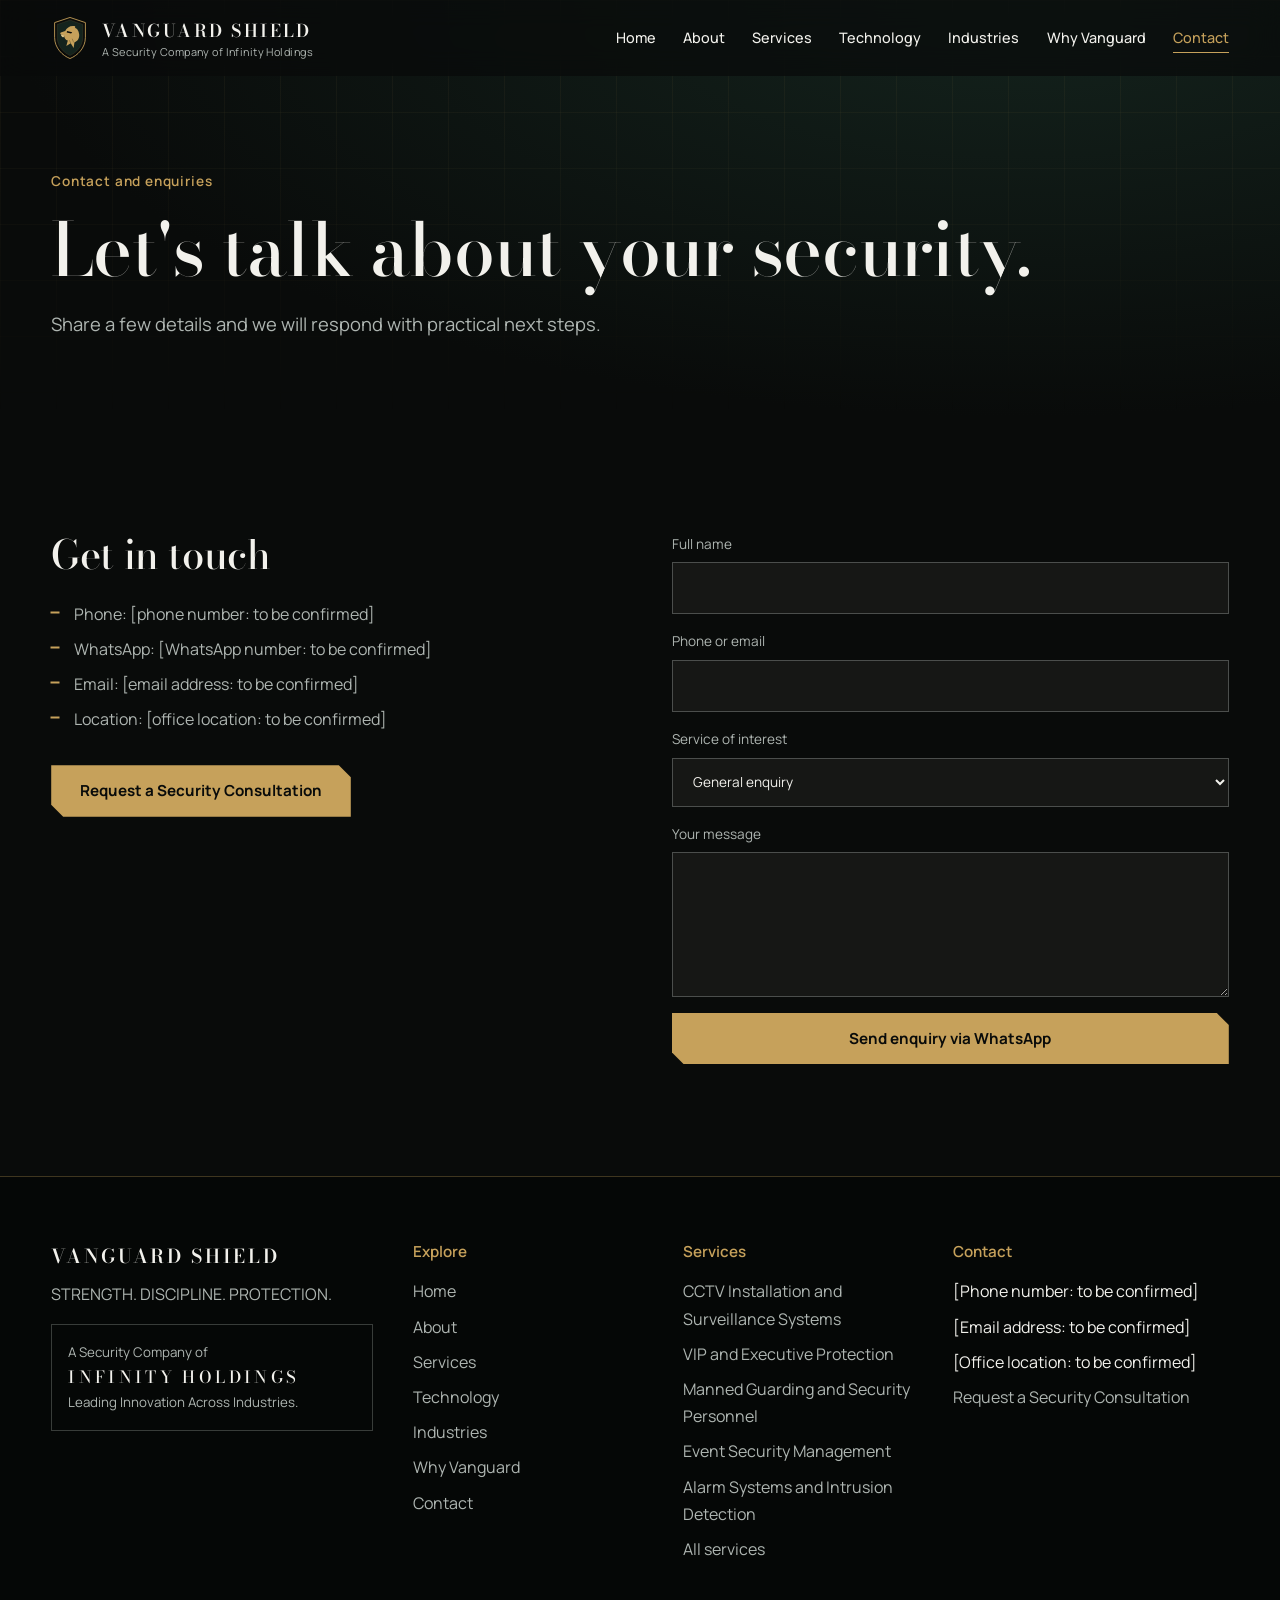
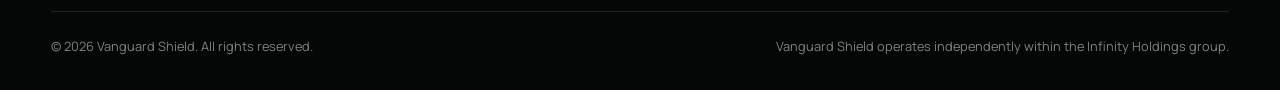
<file: contact.html>
<!DOCTYPE html>
<html lang="en"><head><meta charset="utf-8"><meta name="viewport" content="width=device-width,initial-scale=1">
<title>Contact | Vanguard Shield</title><meta name="description" content="Contact Vanguard Shield for a security consultation or service enquiry."><meta name="theme-color" content="#090B0A">
<link rel="preconnect" href="https://fonts.googleapis.com"><link rel="preconnect" href="https://fonts.gstatic.com" crossorigin>
<link href="https://fonts.googleapis.com/css2?family=Bodoni+Moda:ital,wght@0,500;0,600;1,500&family=Manrope:wght@400;500;600;700&display=swap" rel="stylesheet">
<link rel="icon" href="data:image/svg+xml,%3Csvg xmlns='http://www.w3.org/2000/svg' viewBox='0 0 100 120'%3E%3Cpath d='M50 4 92 18v40c0 30-22 50-42 58C30 108 8 88 8 58V18z' fill='%23C6A15B'/%3E%3C/svg%3E">
<link rel="stylesheet" href="styles.css"></head>
<body><div class="curtain" aria-hidden="true"><i></i><i></i></div>
<header><div class="wrap"><a class="brand" href="index.html" aria-label="Vanguard Shield home"><svg viewBox="0 0 100 120" role="img" aria-label="Vanguard Shield eagle emblem"><path  d="M50 4 92 18v40c0 30-22 50-42 58C30 108 8 88 8 58V18z" fill="none" stroke="#C6A15B" stroke-width="2.4"/><path  d="M50 11 85 23v35c0 25-18 42-35 50C33 100 15 83 15 58V23z" fill="#14231D" stroke="#C6A15B" stroke-opacity=".35"/><g ><path d="M64 28C52 25 41 31 37 41L25 45c-2 1-2 4 0 5l9 3c0 7 4 12 10 14l-4 15 12-8 8 13 2-15c10-3 14-12 13-22-1-8-5-16-11-17z" fill="#C6A15B"/><path d="M25 50c1 8 8 11 10 3z" fill="#E1C689"/><path d="M42 41l14 3-3 4-12-3z" fill="#090B0A"/><path d="M48 66l4 8M56 62l4 10" stroke="#090B0A" stroke-width="1.4" opacity=".5"/></g></svg><span><b>VANGUARD SHIELD</b><small>A Security Company of Infinity Holdings</small></span></a>
<button class="tg" aria-label="Open menu" aria-expanded="false"><span></span></button><nav aria-label="Main"><ul><li><a href="index.html">Home</a></li><li><a href="about.html">About</a></li><li class="dd"><a href="services.html">Services</a><ul><li><a href="services.html#cctv">CCTV Installation and Surveillance Systems</a></li><li><a href="services.html#vip">VIP and Executive Protection</a></li><li><a href="services.html#guarding">Manned Guarding and Security Personnel</a></li><li><a href="services.html#events">Event Security Management</a></li><li><a href="services.html#alarms">Alarm Systems and Intrusion Detection</a></li><li><a href="services.html#access">Access Control Systems</a></li><li><a href="services.html#risk">Security Risk Assessment and Consulting</a></li><li><a href="services.html#corporate">Corporate and Commercial Security</a></li></ul></li><li><a href="technology.html">Technology</a></li><li><a href="industries.html">Industries</a></li><li><a href="why-vanguard.html">Why Vanguard</a></li><li><a href="contact.html" class="on" aria-current="page">Contact</a></li></ul></nav></div></header>
<main><section class="ph"><div class="grid-bg"></div><div class="wrap"><p class="kicker">Contact and enquiries</p><h1 style="font-size:clamp(2.4rem,6vw,4.6rem)">Let's talk about your security.</h1><p class="lead">Share a few details and we will respond with practical next steps.</p></div></section><section><div class="wrap split" style="align-items:start"><div class="rv"><h2 style="font-size:clamp(1.7rem,3.2vw,2.5rem)">Get in touch</h2><ul class="list" style="margin-top:1.5rem"><li>Phone: [phone number: to be confirmed]</li><li>WhatsApp: [WhatsApp number: to be confirmed]</li><li>Email: [email address: to be confirmed]</li><li>Location: [office location: to be confirmed]</li></ul><div class="btns"><a class="btn" id="wa" href="#">Request a Security Consultation</a></div><p id="st" role="status" style="margin-top:1rem"></p></div>
<form id="enq" class="rv" novalidate onsubmit="return false"><label>Full name<input name="name" required autocomplete="name"></label><label>Phone or email<input name="contact" required autocomplete="email"></label><label>Service of interest<select id="service" name="service"><option>General enquiry</option><option data-id="cctv" value="CCTV Installation and Surveillance Systems">CCTV Installation and Surveillance Systems</option><option data-id="vip" value="VIP and Executive Protection">VIP and Executive Protection</option><option data-id="guarding" value="Manned Guarding and Security Personnel">Manned Guarding and Security Personnel</option><option data-id="events" value="Event Security Management">Event Security Management</option><option data-id="alarms" value="Alarm Systems and Intrusion Detection">Alarm Systems and Intrusion Detection</option><option data-id="access" value="Access Control Systems">Access Control Systems</option><option data-id="risk" value="Security Risk Assessment and Consulting">Security Risk Assessment and Consulting</option><option data-id="corporate" value="Corporate and Commercial Security">Corporate and Commercial Security</option></select></label><label>Your message<textarea name="message" rows="5" required></textarea></label><button class="btn" type="submit">Send enquiry via WhatsApp</button></form></div></section></main>
<footer><div class="wrap"><div class="g"><div><b style="font:600 1.2rem var(--h);letter-spacing:.14em">VANGUARD SHIELD</b><p style="margin-top:.6rem">STRENGTH. DISCIPLINE. PROTECTION.</p><div class="par"><small>A Security Company of</small><b>INFINITY HOLDINGS</b><small>Leading Innovation Across Industries.</small></div></div>
<div><h4>Explore</h4><ul><li><a href="index.html">Home</a></li><li><a href="about.html">About</a></li><li><a href="services.html">Services</a></li><li><a href="technology.html">Technology</a></li><li><a href="industries.html">Industries</a></li><li><a href="why-vanguard.html">Why Vanguard</a></li><li><a href="contact.html">Contact</a></li></ul></div><div><h4>Services</h4><ul><li><a href="services.html#cctv">CCTV Installation and Surveillance Systems</a></li><li><a href="services.html#vip">VIP and Executive Protection</a></li><li><a href="services.html#guarding">Manned Guarding and Security Personnel</a></li><li><a href="services.html#events">Event Security Management</a></li><li><a href="services.html#alarms">Alarm Systems and Intrusion Detection</a></li><li><a href="services.html">All services</a></li></ul></div>
<div><h4>Contact</h4><ul><li>[Phone number: to be confirmed]</li><li>[Email address: to be confirmed]</li><li>[Office location: to be confirmed]</li><li><a href="contact.html">Request a Security Consultation</a></li></ul></div></div>
<div class="legal"><span>&copy; <span class="yr">2026</span> Vanguard Shield. All rights reserved.</span><span>Vanguard Shield operates independently within the Infinity Holdings group.</span></div></div></footer>
<script src="script.js"></script></body></html>
</file>
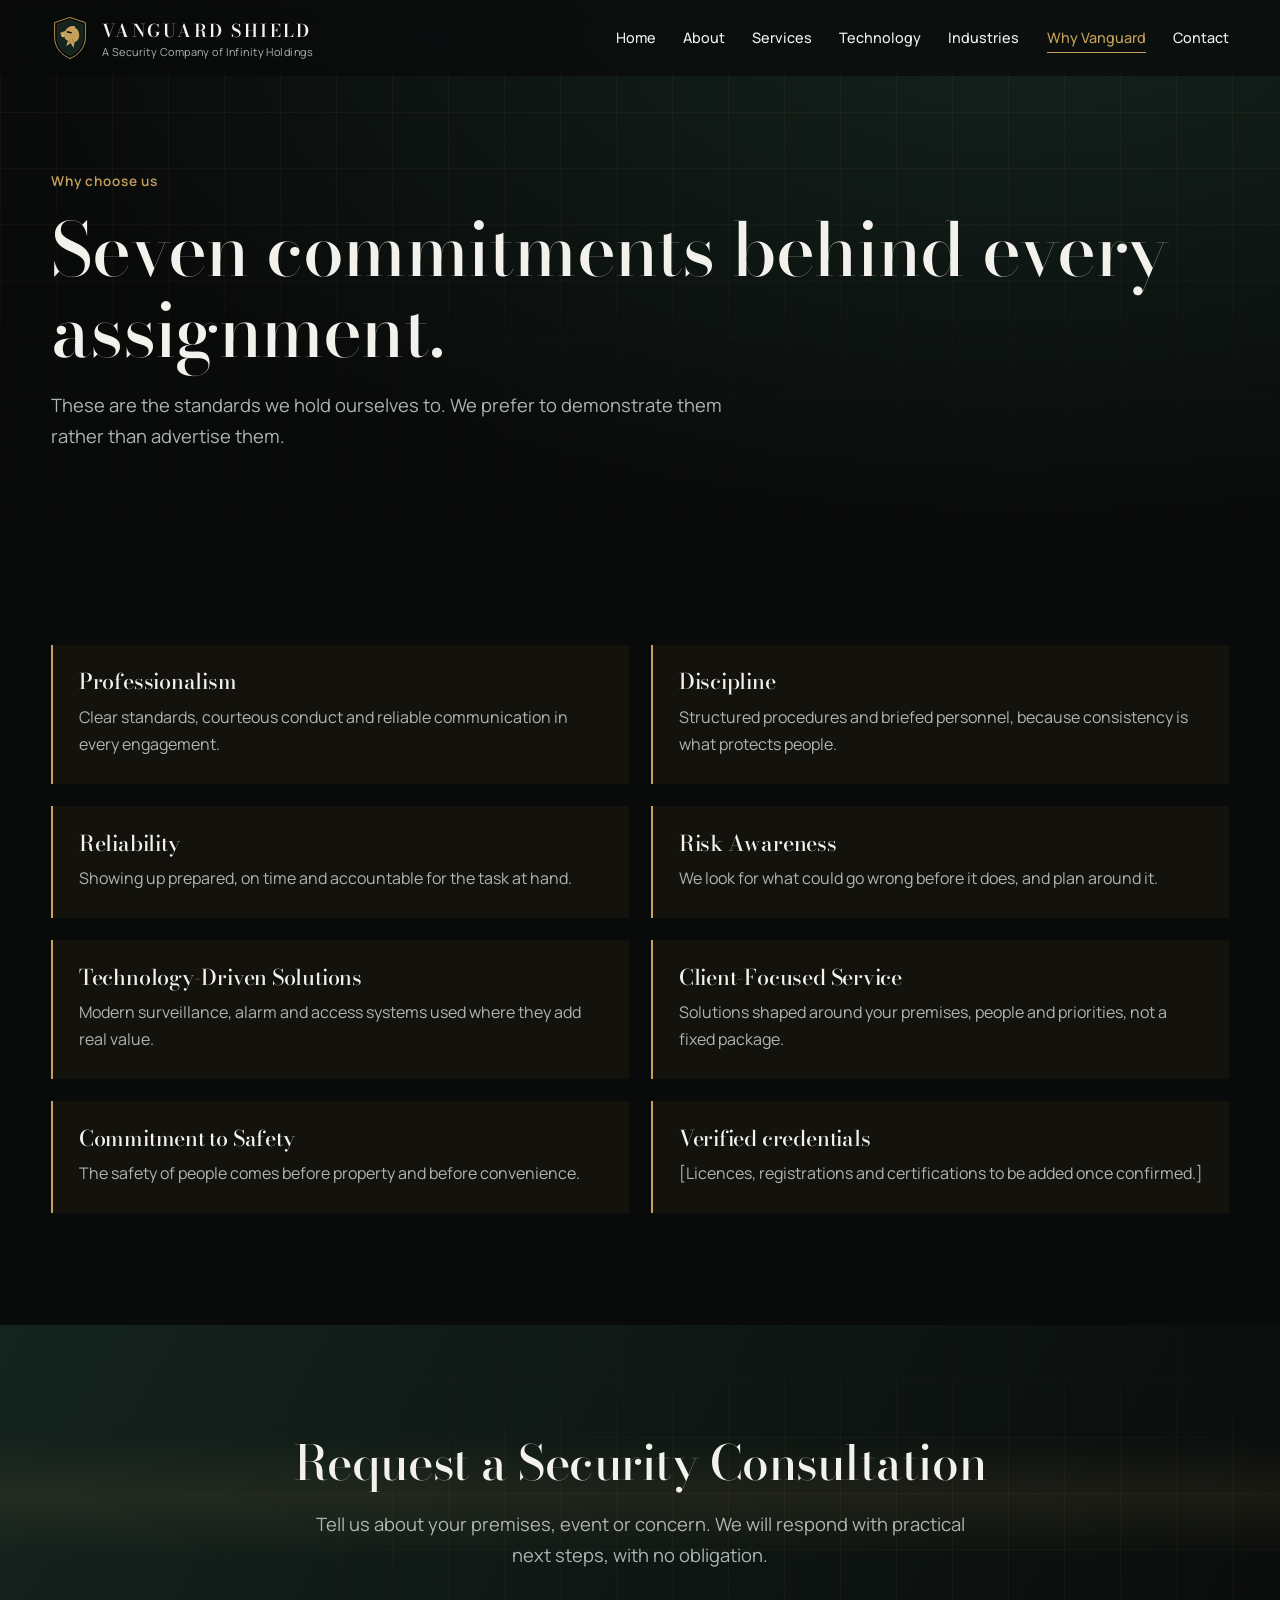
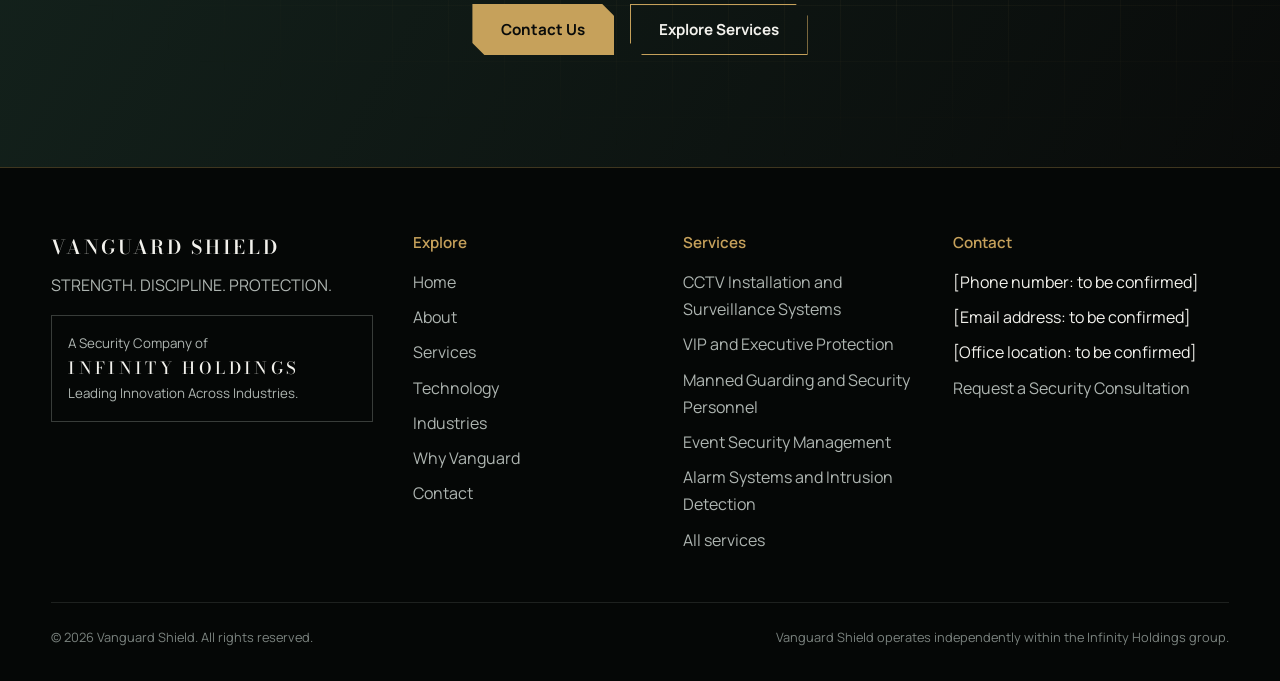
<file: why-vanguard.html>
<!DOCTYPE html>
<html lang="en"><head><meta charset="utf-8"><meta name="viewport" content="width=device-width,initial-scale=1">
<title>Why Choose Vanguard | Vanguard Shield</title><meta name="description" content="Professionalism, discipline, reliability and risk awareness: the commitments behind Vanguard Shield."><meta name="theme-color" content="#090B0A">
<link rel="preconnect" href="https://fonts.googleapis.com"><link rel="preconnect" href="https://fonts.gstatic.com" crossorigin>
<link href="https://fonts.googleapis.com/css2?family=Bodoni+Moda:ital,wght@0,500;0,600;1,500&family=Manrope:wght@400;500;600;700&display=swap" rel="stylesheet">
<link rel="icon" href="data:image/svg+xml,%3Csvg xmlns='http://www.w3.org/2000/svg' viewBox='0 0 100 120'%3E%3Cpath d='M50 4 92 18v40c0 30-22 50-42 58C30 108 8 88 8 58V18z' fill='%23C6A15B'/%3E%3C/svg%3E">
<link rel="stylesheet" href="styles.css"></head>
<body><div class="curtain" aria-hidden="true"><i></i><i></i></div>
<header><div class="wrap"><a class="brand" href="index.html" aria-label="Vanguard Shield home"><svg viewBox="0 0 100 120" role="img" aria-label="Vanguard Shield eagle emblem"><path  d="M50 4 92 18v40c0 30-22 50-42 58C30 108 8 88 8 58V18z" fill="none" stroke="#C6A15B" stroke-width="2.4"/><path  d="M50 11 85 23v35c0 25-18 42-35 50C33 100 15 83 15 58V23z" fill="#14231D" stroke="#C6A15B" stroke-opacity=".35"/><g ><path d="M64 28C52 25 41 31 37 41L25 45c-2 1-2 4 0 5l9 3c0 7 4 12 10 14l-4 15 12-8 8 13 2-15c10-3 14-12 13-22-1-8-5-16-11-17z" fill="#C6A15B"/><path d="M25 50c1 8 8 11 10 3z" fill="#E1C689"/><path d="M42 41l14 3-3 4-12-3z" fill="#090B0A"/><path d="M48 66l4 8M56 62l4 10" stroke="#090B0A" stroke-width="1.4" opacity=".5"/></g></svg><span><b>VANGUARD SHIELD</b><small>A Security Company of Infinity Holdings</small></span></a>
<button class="tg" aria-label="Open menu" aria-expanded="false"><span></span></button><nav aria-label="Main"><ul><li><a href="index.html">Home</a></li><li><a href="about.html">About</a></li><li class="dd"><a href="services.html">Services</a><ul><li><a href="services.html#cctv">CCTV Installation and Surveillance Systems</a></li><li><a href="services.html#vip">VIP and Executive Protection</a></li><li><a href="services.html#guarding">Manned Guarding and Security Personnel</a></li><li><a href="services.html#events">Event Security Management</a></li><li><a href="services.html#alarms">Alarm Systems and Intrusion Detection</a></li><li><a href="services.html#access">Access Control Systems</a></li><li><a href="services.html#risk">Security Risk Assessment and Consulting</a></li><li><a href="services.html#corporate">Corporate and Commercial Security</a></li></ul></li><li><a href="technology.html">Technology</a></li><li><a href="industries.html">Industries</a></li><li><a href="why-vanguard.html" class="on" aria-current="page">Why Vanguard</a></li><li><a href="contact.html">Contact</a></li></ul></nav></div></header>
<main><section class="ph"><div class="grid-bg"></div><div class="wrap"><p class="kicker">Why choose us</p><h1 style="font-size:clamp(2.4rem,6vw,4.6rem)">Seven commitments behind every assignment.</h1><p class="lead">These are the standards we hold ourselves to. We prefer to demonstrate them rather than advertise them.</p></div></section><section><div class="wrap"><div class="g g2"><div class="plain rv"><h3>Professionalism</h3><p>Clear standards, courteous conduct and reliable communication in every engagement.</p></div><div class="plain rv"><h3>Discipline</h3><p>Structured procedures and briefed personnel, because consistency is what protects people.</p></div><div class="plain rv"><h3>Reliability</h3><p>Showing up prepared, on time and accountable for the task at hand.</p></div><div class="plain rv"><h3>Risk Awareness</h3><p>We look for what could go wrong before it does, and plan around it.</p></div><div class="plain rv"><h3>Technology-Driven Solutions</h3><p>Modern surveillance, alarm and access systems used where they add real value.</p></div><div class="plain rv"><h3>Client-Focused Service</h3><p>Solutions shaped around your premises, people and priorities, not a fixed package.</p></div><div class="plain rv"><h3>Commitment to Safety</h3><p>The safety of people comes before property and before convenience.</p></div><div class="plain rv"><h3>Verified credentials</h3><p>[Licences, registrations and certifications to be added once confirmed.]</p></div></div></div></section><section class="cta"><div class="grid-bg"></div><div class="scanl"></div><div class="wrap rv"><h2>Request a Security Consultation</h2><p class="lead">Tell us about your premises, event or concern. We will respond with practical next steps, with no obligation.</p><div class="btns" style="justify-content:center"><a class="btn" href="contact.html">Contact Us</a><a class="btn ghost" href="services.html">Explore Services</a></div></div></section></main>
<footer><div class="wrap"><div class="g"><div><b style="font:600 1.2rem var(--h);letter-spacing:.14em">VANGUARD SHIELD</b><p style="margin-top:.6rem">STRENGTH. DISCIPLINE. PROTECTION.</p><div class="par"><small>A Security Company of</small><b>INFINITY HOLDINGS</b><small>Leading Innovation Across Industries.</small></div></div>
<div><h4>Explore</h4><ul><li><a href="index.html">Home</a></li><li><a href="about.html">About</a></li><li><a href="services.html">Services</a></li><li><a href="technology.html">Technology</a></li><li><a href="industries.html">Industries</a></li><li><a href="why-vanguard.html">Why Vanguard</a></li><li><a href="contact.html">Contact</a></li></ul></div><div><h4>Services</h4><ul><li><a href="services.html#cctv">CCTV Installation and Surveillance Systems</a></li><li><a href="services.html#vip">VIP and Executive Protection</a></li><li><a href="services.html#guarding">Manned Guarding and Security Personnel</a></li><li><a href="services.html#events">Event Security Management</a></li><li><a href="services.html#alarms">Alarm Systems and Intrusion Detection</a></li><li><a href="services.html">All services</a></li></ul></div>
<div><h4>Contact</h4><ul><li>[Phone number: to be confirmed]</li><li>[Email address: to be confirmed]</li><li>[Office location: to be confirmed]</li><li><a href="contact.html">Request a Security Consultation</a></li></ul></div></div>
<div class="legal"><span>&copy; <span class="yr">2026</span> Vanguard Shield. All rights reserved.</span><span>Vanguard Shield operates independently within the Infinity Holdings group.</span></div></div></footer>
<script src="script.js"></script></body></html>
</file>
<file: styles.css>
:root{--b:#090B0A;--g:#14231D;--gold:#C6A15B;--s:#AEB5B1;--w:#F2F1EC;--ease:cubic-bezier(.2,.7,.2,1);--h:'Bodoni Moda',Georgia,serif;--f:'Manrope',system-ui,-apple-system,'Segoe UI',sans-serif;--cut:polygon(0 0,calc(100% - 16px) 0,100% 16px,100% 100%,16px 100%,0 calc(100% - 16px))}
*{box-sizing:border-box;margin:0}
html{scroll-behavior:smooth;scroll-padding-top:90px}
body{background:var(--b);color:var(--w);font:400 1rem/1.7 var(--f);overflow-x:hidden}
img,svg{max-width:100%;display:block}a{color:inherit;text-decoration:none}
:focus-visible{outline:2px solid var(--gold);outline-offset:3px}
h1,h2,h3{font-family:var(--h);font-weight:500;line-height:1.1;letter-spacing:-.01em}
h1{font-size:clamp(2.6rem,7vw,5.4rem)}h2{font-size:clamp(1.9rem,4vw,3rem)}h3{font-size:1.35rem}
p{color:var(--s);max-width:62ch}
.wrap{width:min(1180px,92%);margin-inline:auto}
section{padding:clamp(4rem,9vw,7rem) 0;position:relative}
.alt{background:var(--g)}.light{background:var(--w);color:var(--b)}.light p{color:#3a4440}
.kicker{color:var(--gold);font-size:.85rem;letter-spacing:.06em;margin-bottom:1rem;font-weight:600}
.lead{font-size:1.15rem;margin-top:1.2rem}.head{margin-bottom:3rem}.head p{margin-top:1rem}
.btn{display:inline-block;padding:.95rem 1.8rem;background:var(--gold);color:var(--b);font-weight:700;border:0;cursor:pointer;font:700 .95rem var(--f);clip-path:polygon(0 0,calc(100% - 12px) 0,100% 12px,100% 100%,12px 100%,0 calc(100% - 12px));transition:transform .3s var(--ease),background .3s}
.btn:hover{background:var(--w);transform:translateY(-2px)}
.btn.ghost{background:none;color:var(--w);box-shadow:inset 0 0 0 1px var(--gold)}.btn.ghost:hover{background:var(--gold);color:var(--b)}
.btns{display:flex;flex-wrap:wrap;gap:1rem;margin-top:2rem}
/* header */
header{position:fixed;inset:0 0 auto;z-index:50;height:76px;background:rgba(9,11,10,.72);backdrop-filter:blur(14px);border-bottom:1px solid transparent;transition:border-color .3s,background .3s}
header.sc{border-color:rgba(198,161,91,.3);background:rgba(9,11,10,.92)}
header .wrap{display:flex;align-items:center;justify-content:space-between;height:100%}
.brand{display:flex;align-items:center;gap:.8rem}.brand svg{width:38px;height:44px}
.brand b{font:600 1.1rem var(--h);letter-spacing:.14em}.brand small{display:block;color:var(--s);font-size:.68rem;letter-spacing:.04em;line-height:1.2}
nav ul{display:flex;gap:1.7rem;list-style:none;padding:0;align-items:center}
nav a{font-size:.9rem;font-weight:500;padding:.4rem 0;position:relative;color:var(--w)}
nav a::after{content:"";position:absolute;left:0;bottom:0;height:1px;width:100%;background:var(--gold);transform:scaleX(0);transform-origin:left;transition:transform .35s var(--ease)}
nav a:hover::after,nav a.on::after{transform:scaleX(1)}nav a.on{color:var(--gold)}
.dd{position:relative}.dd ul{position:absolute;top:100%;left:-1rem;min-width:300px;flex-direction:column;gap:0;background:var(--b);border:1px solid rgba(198,161,91,.3);padding:.6rem 0;opacity:0;visibility:hidden;transform:translateY(8px);transition:.3s var(--ease)}
.dd:hover ul,.dd:focus-within ul{opacity:1;visibility:visible;transform:none}
.dd ul li{width:100%}.dd ul a{display:block;padding:.5rem 1.2rem;font-size:.85rem}.dd ul a::after{display:none}.dd ul a:hover{color:var(--gold)}
.tg{display:none;background:none;border:1px solid rgba(198,161,91,.5);width:44px;height:44px;cursor:pointer;color:var(--w)}
.tg span,.tg span::before,.tg span::after{display:block;width:20px;height:2px;background:currentColor;margin:auto;position:relative;transition:.3s}
.tg span::before,.tg span::after{content:"";position:absolute;left:0}.tg span::before{top:-6px}.tg span::after{top:6px}
.tg[aria-expanded=true] span{background:none}.tg[aria-expanded=true] span::before{top:0;transform:rotate(45deg)}.tg[aria-expanded=true] span::after{top:0;transform:rotate(-45deg)}
/* hero */
.hero{min-height:100svh;display:flex;align-items:center;padding:120px 0 70px;overflow:hidden;background:radial-gradient(ellipse at 75% 40%,#14231D 0,#090B0A 65%)}
.hero .wrap{display:grid;grid-template-columns:1.15fr .85fr;gap:2rem;align-items:center;position:relative;z-index:2}
.hero h1 em{font-style:italic;color:var(--gold)}
.grid-bg{position:absolute;inset:0;background:linear-gradient(rgba(198,161,91,.07) 1px,transparent 1px) 0 0/56px 56px,linear-gradient(90deg,rgba(198,161,91,.07) 1px,transparent 1px) 0 0/56px 56px;-webkit-mask:radial-gradient(ellipse at 70% 45%,#000,transparent 70%);mask:radial-gradient(ellipse at 70% 45%,#000,transparent 70%);animation:drift 24s linear infinite}
@keyframes drift{to{background-position:56px 56px,56px 56px}}
.scanl{position:absolute;left:0;right:0;height:120px;background:linear-gradient(transparent,rgba(198,161,91,.09),transparent);animation:scan 7s linear infinite;pointer-events:none}
@keyframes scan{from{top:-120px}to{top:100%}}
.tracer{position:absolute;height:1px;width:34vw;background:linear-gradient(90deg,transparent,var(--gold),transparent);opacity:0;animation:tr 6s ease-in infinite}
.tracer:nth-child(4){top:28%;left:-40vw}.tracer:nth-child(5){top:63%;left:-40vw;animation-delay:2.2s;animation-duration:7.5s}.tracer:nth-child(6){top:82%;left:-40vw;animation-delay:4s}
@keyframes tr{0%{transform:translateX(0);opacity:0}10%{opacity:.8}60%,100%{transform:translateX(190vw);opacity:0}}
.emb{position:relative;display:grid;place-items:center;aspect-ratio:1}
.radar{position:absolute;inset:2%;border-radius:50%;background:repeating-radial-gradient(circle,transparent 0 12.5%,rgba(198,161,91,.2) 12.5% calc(12.5% + 1px));border:1px solid rgba(198,161,91,.3)}
.radar::after{content:"";position:absolute;inset:0;border-radius:50%;background:conic-gradient(from 0deg,rgba(198,161,91,.32),transparent 22%);animation:spin 7s linear infinite}
@keyframes spin{to{transform:rotate(360deg)}}
.emb svg{width:56%;position:relative;filter:drop-shadow(0 0 40px rgba(198,161,91,.25))}
.emb .ol{stroke-dasharray:420;stroke-dashoffset:420;animation:draw 2.4s .5s var(--ease) forwards}.emb .fl{opacity:0;animation:fade 1.4s 1.6s forwards}
@keyframes draw{to{stroke-dashoffset:0}}@keyframes fade{to{opacity:1}}
/* inner page head */
.ph{padding:170px 0 80px;background:radial-gradient(ellipse at 80% 0,var(--g),var(--b) 70%);overflow:hidden}
.ph .grid-bg{-webkit-mask:linear-gradient(#000,transparent);mask:linear-gradient(#000,transparent)}.ph .wrap{position:relative;z-index:2}
/* grids + cards */
.g{display:grid;gap:1.4rem}.g2{grid-template-columns:repeat(2,1fr)}.g3{grid-template-columns:repeat(3,1fr)}.g4{grid-template-columns:repeat(4,1fr)}
.card{position:relative;background:linear-gradient(160deg,rgba(20,35,29,.9),rgba(9,11,10,.9));border:1px solid rgba(198,161,91,.22);clip-path:var(--cut);display:flex;flex-direction:column;transition:transform .45s var(--ease),border-color .3s}
.card::before{content:"";position:absolute;left:0;top:0;height:2px;width:100%;background:var(--gold);transform:scaleX(0);transform-origin:left;transition:transform .5s var(--ease);z-index:2}
.card:hover{transform:translateY(-6px);border-color:var(--gold)}.card:hover::before{transform:scaleX(1)}
.card .bd{padding:1.6rem;display:flex;flex-direction:column;gap:.7rem;flex:1}.card .bd a{color:var(--gold);font-weight:600;margin-top:auto;padding-top:.6rem}
.alt .card{background:rgba(9,11,10,.55)}
.plain{padding:1.6rem;border-left:2px solid var(--gold);background:rgba(198,161,91,.05)}.plain h3{margin-bottom:.6rem}
.light .plain{background:#e6e3d9}
.vis{position:relative;aspect-ratio:16/10;overflow:hidden;background-image:var(--img),linear-gradient(135deg,var(--g),#0d1512 60%,#2a2a1c);background-size:cover;background-position:center calc(50% + var(--py,0px)),center}
.vis::before{content:"";position:absolute;inset:0;background:repeating-linear-gradient(0deg,rgba(198,161,91,.06) 0 1px,transparent 1px 7px)}
.vis i{position:absolute;left:50%;top:50%;translate:-50% -50%;font:italic 500 .85rem var(--h);color:rgba(198,161,91,.55);letter-spacing:.06em;text-align:center;width:80%;z-index:0}
.vis.scan::after{content:"";position:absolute;top:0;bottom:0;width:30%;background:linear-gradient(90deg,transparent,rgba(198,161,91,.22),transparent);animation:sweep 5s ease-in-out infinite alternate}
@keyframes sweep{from{left:-30%}to{left:100%}}
.vis.tall{aspect-ratio:4/5}
.split{display:grid;grid-template-columns:1fr 1fr;gap:clamp(2rem,5vw,4.5rem);align-items:center}
.split.rev>:first-child{order:2}
.svc{padding:clamp(3rem,6vw,5rem) 0;border-top:1px solid rgba(198,161,91,.2)}
.svc ul,.list{list-style:none;padding:0;margin-top:1.2rem;display:grid;gap:.5rem}
.svc li,.list li{padding-left:1.4rem;position:relative;color:var(--s)}.svc li::before,.list li::before{content:"";position:absolute;left:0;top:.7em;width:8px;height:1px;background:var(--gold);box-shadow:0 0 0 .5px var(--gold)}
.chips{display:flex;flex-wrap:wrap;gap:.7rem;margin-top:1.5rem}.chips a{padding:.6rem 1.2rem;border:1px solid rgba(198,161,91,.4);transition:.3s}.chips a:hover{background:var(--gold);color:var(--b)}
.stat{text-align:left;border-top:2px solid var(--gold);padding-top:1rem}.stat b{display:block;font:500 clamp(2.8rem,6vw,4.4rem) var(--h);line-height:1}.stat span{color:#3a4440;font-weight:600}
.cta{background:linear-gradient(120deg,var(--g),var(--b));text-align:center;overflow:hidden}.cta .wrap{position:relative;z-index:2}.cta p,.cta h2{margin-inline:auto}
/* form */
form{display:grid;gap:1rem}label{font-size:.85rem;color:var(--s);display:grid;gap:.4rem}
input,select,textarea{font:inherit;background:rgba(242,241,236,.05);border:1px solid rgba(174,181,177,.35);color:var(--w);padding:.85rem 1rem;width:100%;border-radius:0}
select option{background:var(--b)}input:focus,select:focus,textarea:focus{border-color:var(--gold);outline:0}
#st{min-height:1.5rem;color:var(--gold);font-size:.9rem}
/* footer */
footer{background:#050706;border-top:1px solid rgba(198,161,91,.3);padding:4rem 0 2rem}
footer .g{grid-template-columns:1.4fr 1fr 1fr 1.2fr;gap:2.5rem}footer h4{font:600 .95rem var(--f);margin-bottom:1rem;color:var(--gold)}
footer ul{list-style:none;padding:0;display:grid;gap:.5rem}footer li a{color:var(--s)}footer li a:hover{color:var(--gold)}
.par{border:1px solid rgba(174,181,177,.3);padding:1rem;margin-top:1rem}.par b{font:500 1.05rem var(--h);letter-spacing:.2em;color:var(--w)}.par small{display:block;color:var(--s)}
.legal{margin-top:3rem;padding-top:1.5rem;border-top:1px solid rgba(174,181,177,.15);color:#7b837f;font-size:.8rem;display:flex;justify-content:space-between;flex-wrap:wrap;gap:1rem}
/* motion */
.rv{opacity:0;transform:translateY(28px);transition:opacity .9s var(--ease),transform .9s var(--ease)}.rv.in{opacity:1;transform:none}
.curtain{position:fixed;inset:0;z-index:100;pointer-events:none;display:flex}
.curtain i{flex:1;background:var(--g);border:0 solid var(--gold);animation:op 1s .1s var(--ease) both}
.curtain i:first-child{border-right-width:1px}.curtain i:last-child{background:#0d1512;border-left-width:1px;animation-name:op2}
@keyframes op{from{transform:none}to{transform:translateX(-101%)}}@keyframes op2{from{transform:none}to{transform:translateX(101%)}}
.curtain.cl i{animation:cl .45s var(--ease) both}.curtain.cl i:last-child{animation-name:cl2}
@keyframes cl{from{transform:translateX(-101%)}to{transform:none}}@keyframes cl2{from{transform:translateX(101%)}to{transform:none}}
@media(max-width:960px){
.g3,.g4,footer .g{grid-template-columns:1fr 1fr}.split,.hero .wrap{grid-template-columns:1fr}.split.rev>:first-child{order:0}
.emb{max-width:420px;margin:0 auto;order:-1}.hero{padding-top:110px}
.tg{display:block}nav{position:fixed;inset:76px 0 0 0;background:rgba(9,11,10,.98);padding:2rem 6%;transform:translateX(100%);transition:transform .45s var(--ease);overflow:auto}
nav.open{transform:none}nav ul{flex-direction:column;align-items:flex-start;gap:1.2rem}nav a{font-size:1.3rem;font-family:var(--h)}.dd ul{display:none}}
@media(max-width:620px){.g2,.g3,.g4,footer .g{grid-template-columns:1fr}.btn{width:100%;text-align:center}.brand small{display:none}}
@media(prefers-reduced-motion:reduce){*,*::before,*::after{animation:none!important;transition:none!important;scroll-behavior:auto!important}.rv{opacity:1;transform:none}.emb .ol{stroke-dashoffset:0}.emb .fl{opacity:1}.curtain{display:none}}
</file>
